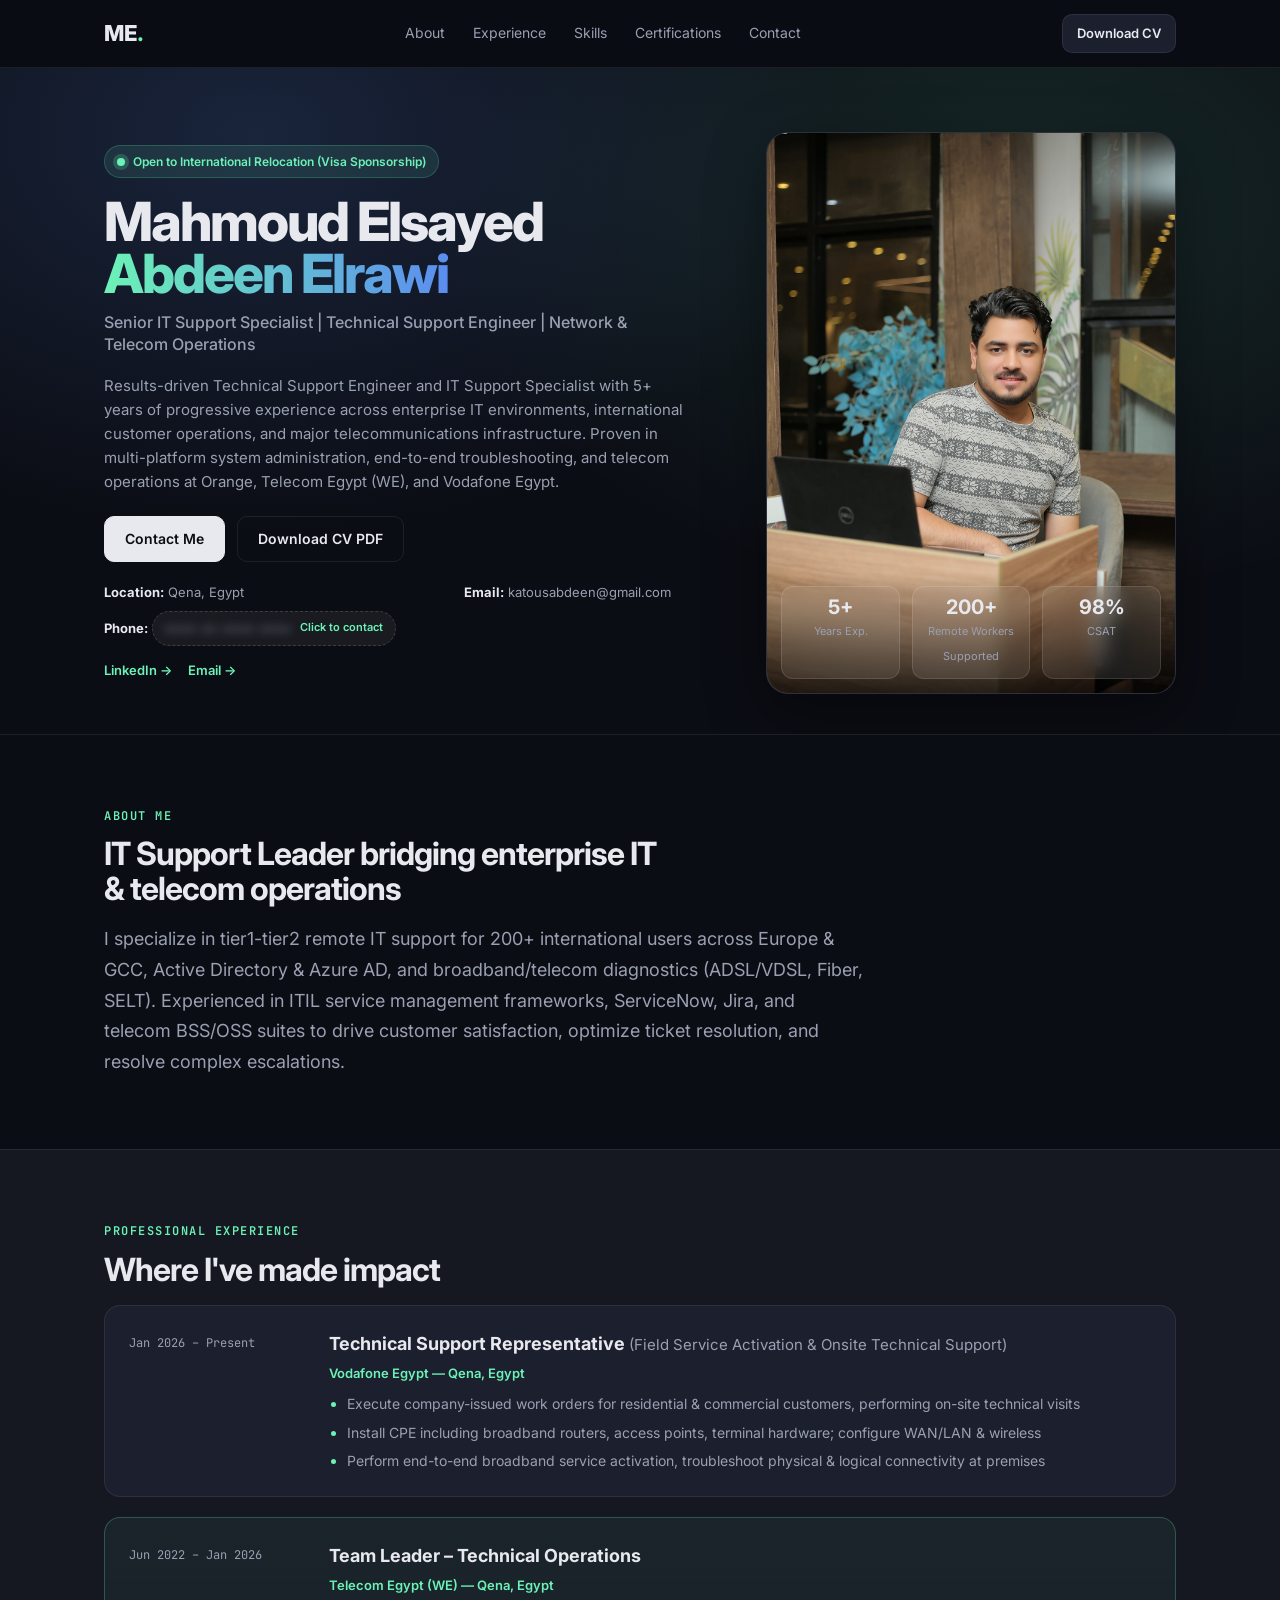
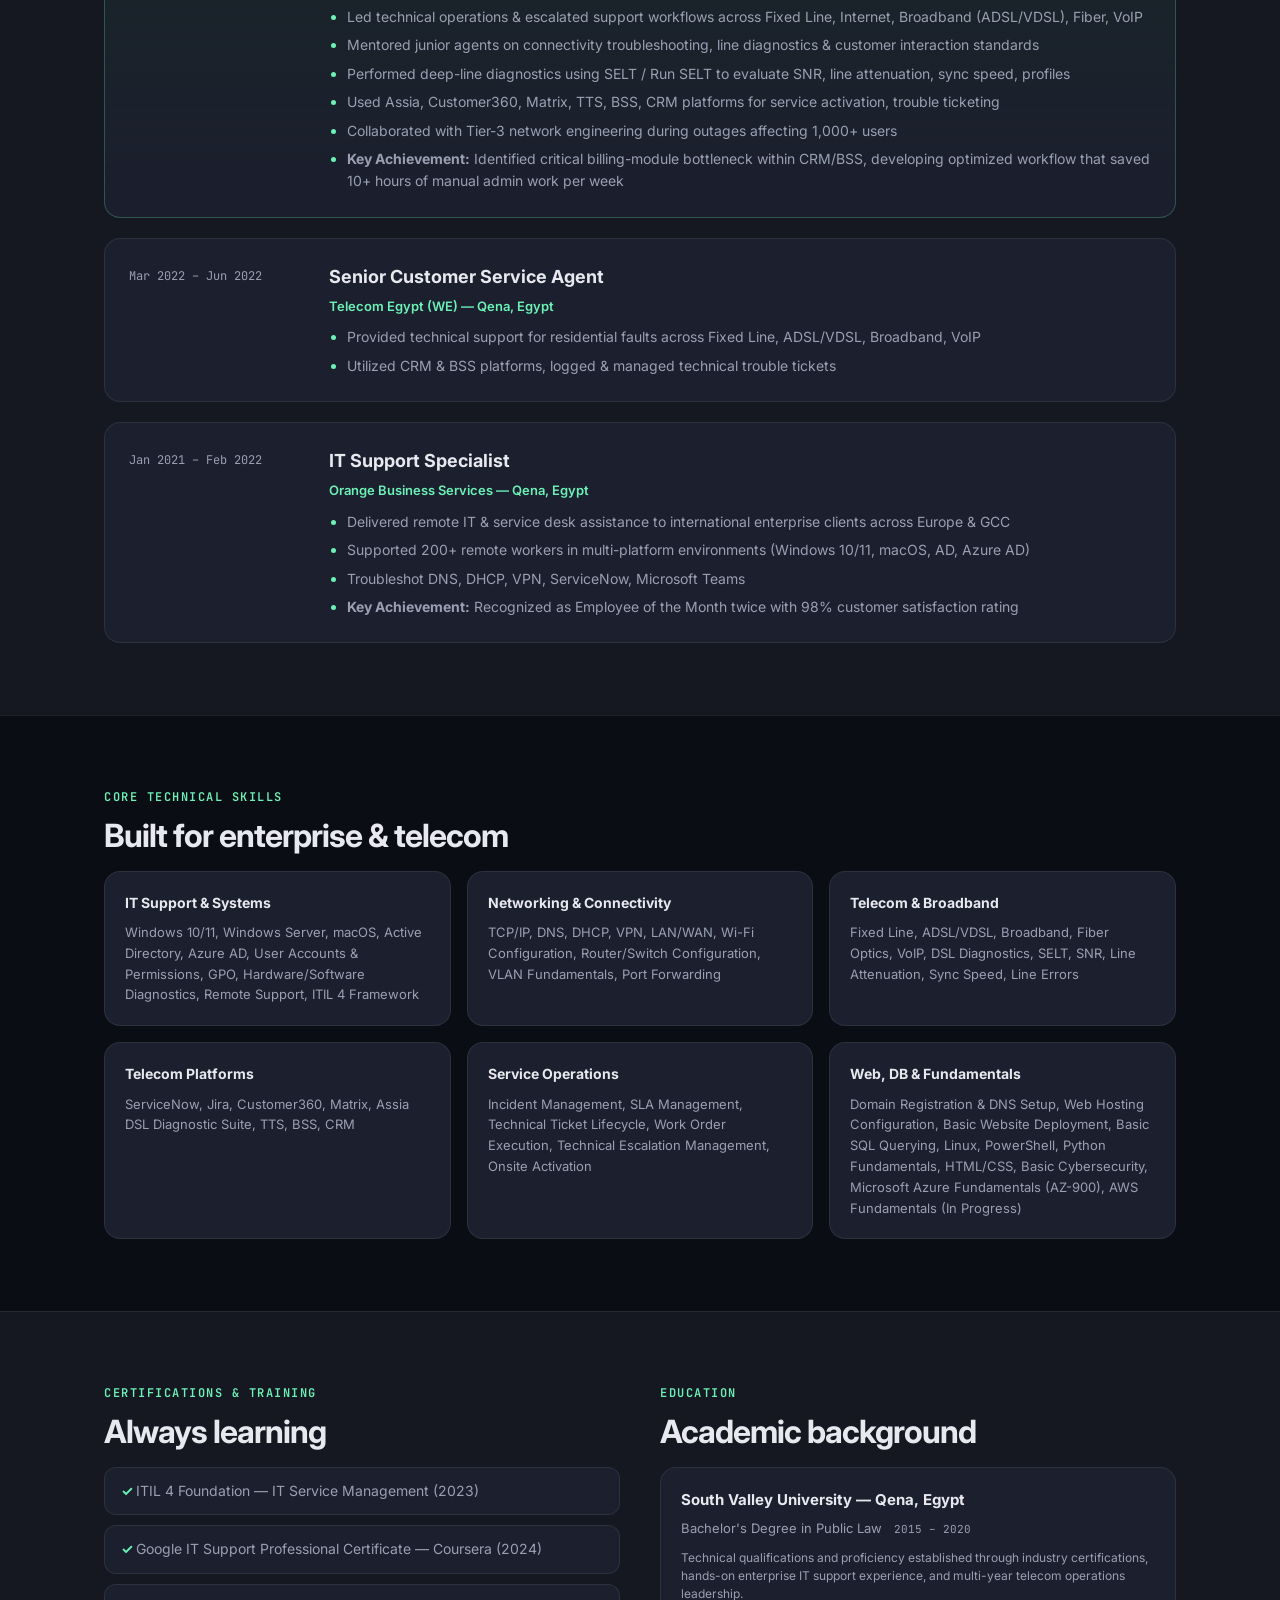
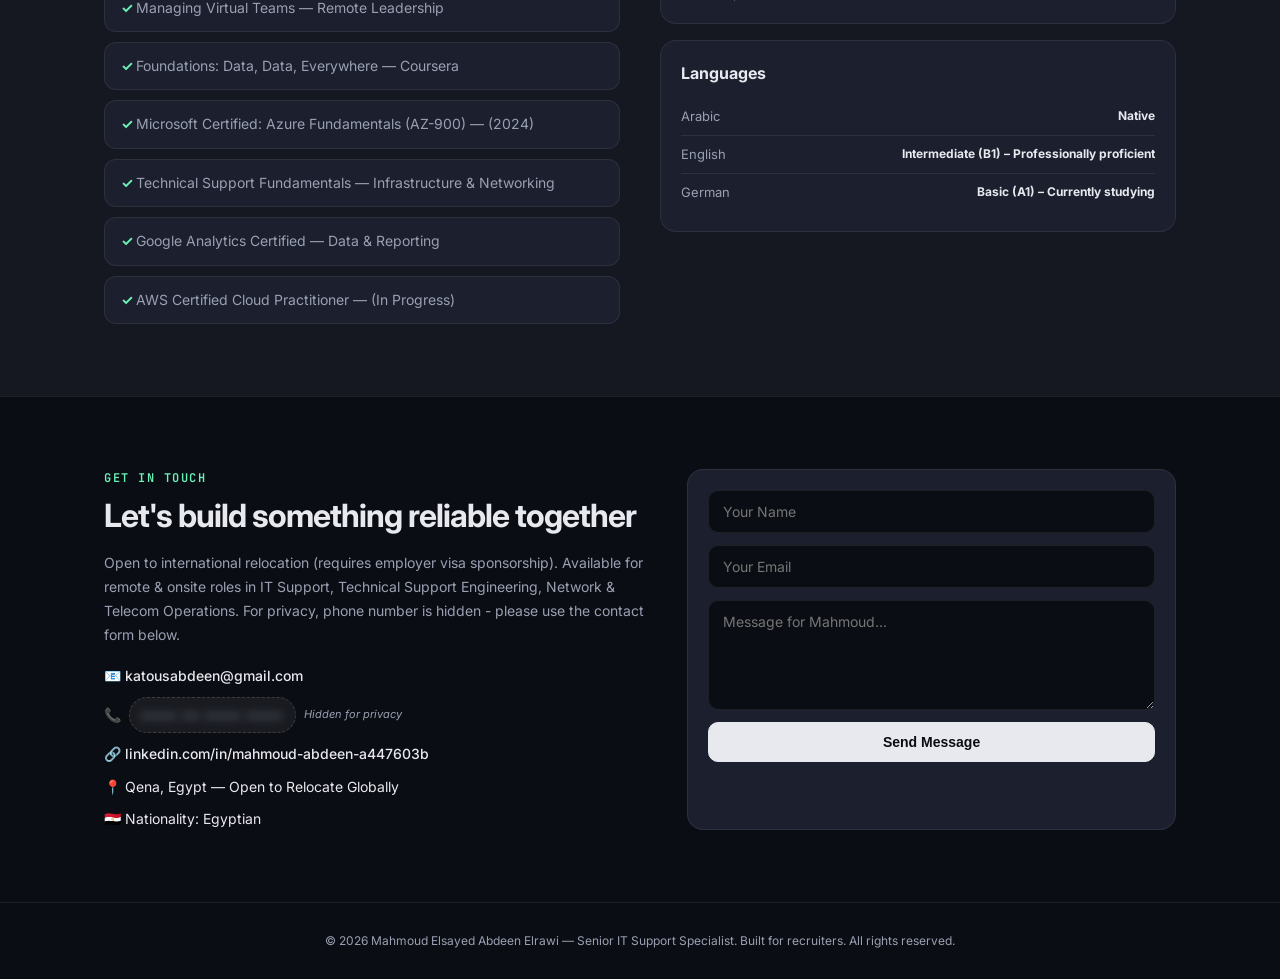
<file: index.html>
<!DOCTYPE html>
<html lang="en">
<head>
<meta charset="UTF-8">
<meta name="viewport" content="width=device-width, initial-scale=1.0">
<title>Mahmoud Elsayed Abdeen Elrawi | Senior IT Support Specialist</title>
<meta name="description" content="Senior IT Support Specialist | Technical Support Engineer | Network & Telecom Operations - 5+ years experience across enterprise IT, Telecom Egypt (WE), Vodafone Egypt, Orange Business Services.">
<meta property="og:title" content="Mahmoud Elsayed Abdeen Elrawi - Portfolio">
<meta property="og:image" content="assets/profile.jpg">
<link rel="preconnect" href="https://fonts.googleapis.com">
<link href="https://fonts.googleapis.com/css2?family=Inter:wght@400;500;600;700;800&family=JetBrains+Mono:wght@400;500&display=swap" rel="stylesheet">
<link rel="stylesheet" href="style.css">
<link rel="icon" href="assets/profile.jpg">
</head>
<body>
<nav class="nav">
  <div class="nav-inner">
    <div class="logo">ME<span>.</span></div>
    <div class="nav-links">
      <a href="#about">About</a>
      <a href="#experience">Experience</a>
      <a href="#skills">Skills</a>
      <a href="#certs">Certifications</a>
      <a href="#contact">Contact</a>
    </div>
    <a href="assets/Mahmoud_Elsayed_Abdeen_CV.pdf" download class="btn btn-nav">Download CV</a>
  </div>
</nav>

<header class="hero">
  <div class="hero-bg"></div>
  <div class="container hero-grid">
    <div class="hero-content">
      <div class="badge"><span class="dot"></span> Open to International Relocation (Visa Sponsorship)</div>
      <h1>Mahmoud Elsayed <br><span>Abdeen Elrawi</span></h1>
      <h2>Senior IT Support Specialist | Technical Support Engineer | Network & Telecom Operations</h2>
      <p class="hero-desc">Results-driven Technical Support Engineer and IT Support Specialist with 5+ years of progressive experience across enterprise IT environments, international customer operations, and major telecommunications infrastructure. Proven in multi-platform system administration, end-to-end troubleshooting, and telecom operations at Orange, Telecom Egypt (WE), and Vodafone Egypt.</p>
      <div class="hero-actions">
        <a href="#contact" class="btn btn-primary">Contact Me</a>
        <a href="assets/Mahmoud_Elsayed_Abdeen_CV.pdf" download class="btn btn-outline">Download CV PDF</a>
      </div>
      <div class="hero-meta">
        <div><strong>Location:</strong> Qena, Egypt</div>
        <div><strong>Email:</strong> katousabdeen@gmail.com</div>
        <div><strong>Phone:</strong> <span class="blurred-phone" onclick="handlePhoneClick()"><span class="blur-text">•••• •• •••• ••••</span> <span class="reveal-hint">Click to contact</span></span></div>
      </div>
      <div class="socials">
        <a href="https://linkedin.com/in/mahmoud-abdeen-a447603b" target="_blank">LinkedIn →</a>
        <a href="mailto:katousabdeen@gmail.com">Email →</a>
      </div>
    </div>
    <div class="hero-image">
      <div class="img-card">
        <img src="assets/profile.jpg" alt="Mahmoud Abdeen">
        <div class="img-overlay">
          <div class="stat"><b>5+</b><span>Years Exp.</span></div>
          <div class="stat"><b>200+</b><span>Remote Workers Supported</span></div>
          <div class="stat"><b>98%</b><span>CSAT</span></div>
        </div>
      </div>
    </div>
  </div>
</header>

<section id="about" class="section">
  <div class="container">
    <div class="section-head">
      <span class="eyebrow">About Me</span>
      <h3>IT Support Leader bridging enterprise IT & telecom operations</h3>
    </div>
    <p class="about-p">I specialize in tier1-tier2 remote IT support for 200+ international users across Europe & GCC, Active Directory & Azure AD, and broadband/telecom diagnostics (ADSL/VDSL, Fiber, SELT). Experienced in ITIL service management frameworks, ServiceNow, Jira, and telecom BSS/OSS suites to drive customer satisfaction, optimize ticket resolution, and resolve complex escalations.</p>
  </div>
</section>

<section id="experience" class="section dark">
  <div class="container">
    <div class="section-head">
      <span class="eyebrow">Professional Experience</span>
      <h3>Where I've made impact</h3>
    </div>
    <div class="timeline">
      <div class="t-item">
        <div class="t-date">Jan 2026 – Present</div>
        <div class="t-body">
          <h4>Technical Support Representative <span>(Field Service Activation & Onsite Technical Support)</span></h4>
          <h5>Vodafone Egypt — Qena, Egypt</h5>
          <ul>
            <li>Execute company-issued work orders for residential & commercial customers, performing on-site technical visits</li>
            <li>Install CPE including broadband routers, access points, terminal hardware; configure WAN/LAN & wireless</li>
            <li>Perform end-to-end broadband service activation, troubleshoot physical & logical connectivity at premises</li>
          </ul>
        </div>
      </div>
      <div class="t-item highlight">
        <div class="t-date">Jun 2022 – Jan 2026</div>
        <div class="t-body">
          <h4>Team Leader – Technical Operations</h4>
          <h5>Telecom Egypt (WE) — Qena, Egypt</h5>
          <ul>
            <li>Led technical operations & escalated support workflows across Fixed Line, Internet, Broadband (ADSL/VDSL), Fiber, VoIP</li>
            <li>Mentored junior agents on connectivity troubleshooting, line diagnostics & customer interaction standards</li>
            <li>Performed deep-line diagnostics using SELT / Run SELT to evaluate SNR, line attenuation, sync speed, profiles</li>
            <li>Used Assia, Customer360, Matrix, TTS, BSS, CRM platforms for service activation, trouble ticketing</li>
            <li>Collaborated with Tier-3 network engineering during outages affecting 1,000+ users</li>
            <li><strong>Key Achievement:</strong> Identified critical billing-module bottleneck within CRM/BSS, developing optimized workflow that saved 10+ hours of manual admin work per week</li>
          </ul>
        </div>
      </div>
      <div class="t-item">
        <div class="t-date">Mar 2022 – Jun 2022</div>
        <div class="t-body">
          <h4>Senior Customer Service Agent</h4>
          <h5>Telecom Egypt (WE) — Qena, Egypt</h5>
          <ul>
            <li>Provided technical support for residential faults across Fixed Line, ADSL/VDSL, Broadband, VoIP</li>
            <li>Utilized CRM & BSS platforms, logged & managed technical trouble tickets</li>
          </ul>
        </div>
      </div>
      <div class="t-item">
        <div class="t-date">Jan 2021 – Feb 2022</div>
        <div class="t-body">
          <h4>IT Support Specialist</h4>
          <h5>Orange Business Services — Qena, Egypt</h5>
          <ul>
            <li>Delivered remote IT & service desk assistance to international enterprise clients across Europe & GCC</li>
            <li>Supported 200+ remote workers in multi-platform environments (Windows 10/11, macOS, AD, Azure AD)</li>
            <li>Troubleshot DNS, DHCP, VPN, ServiceNow, Microsoft Teams</li>
            <li><strong>Key Achievement:</strong> Recognized as Employee of the Month twice with 98% customer satisfaction rating</li>
          </ul>
        </div>
      </div>
    </div>
  </div>
</section>

<section id="skills" class="section">
  <div class="container">
    <div class="section-head">
      <span class="eyebrow">Core Technical Skills</span>
      <h3>Built for enterprise & telecom</h3>
    </div>
    <div class="skills-grid">
      <div class="skill-card">
        <h4>IT Support & Systems</h4>
        <p>Windows 10/11, Windows Server, macOS, Active Directory, Azure AD, User Accounts & Permissions, GPO, Hardware/Software Diagnostics, Remote Support, ITIL 4 Framework</p>
      </div>
      <div class="skill-card">
        <h4>Networking & Connectivity</h4>
        <p>TCP/IP, DNS, DHCP, VPN, LAN/WAN, Wi-Fi Configuration, Router/Switch Configuration, VLAN Fundamentals, Port Forwarding</p>
      </div>
      <div class="skill-card">
        <h4>Telecom & Broadband</h4>
        <p>Fixed Line, ADSL/VDSL, Broadband, Fiber Optics, VoIP, DSL Diagnostics, SELT, SNR, Line Attenuation, Sync Speed, Line Errors</p>
      </div>
      <div class="skill-card">
        <h4>Telecom Platforms</h4>
        <p>ServiceNow, Jira, Customer360, Matrix, Assia DSL Diagnostic Suite, TTS, BSS, CRM</p>
      </div>
      <div class="skill-card">
        <h4>Service Operations</h4>
        <p>Incident Management, SLA Management, Technical Ticket Lifecycle, Work Order Execution, Technical Escalation Management, Onsite Activation</p>
      </div>
      <div class="skill-card">
        <h4>Web, DB & Fundamentals</h4>
        <p>Domain Registration & DNS Setup, Web Hosting Configuration, Basic Website Deployment, Basic SQL Querying, Linux, PowerShell, Python Fundamentals, HTML/CSS, Basic Cybersecurity, Microsoft Azure Fundamentals (AZ-900), AWS Fundamentals (In Progress)</p>
      </div>
    </div>
  </div>
</section>

<section id="certs" class="section dark">
  <div class="container two-col">
    <div>
      <div class="section-head">
        <span class="eyebrow">Certifications & Training</span>
        <h3>Always learning</h3>
      </div>
      <ul class="cert-list">
        <li>ITIL 4 Foundation — IT Service Management (2023)</li>
        <li>Google IT Support Professional Certificate — Coursera (2024)</li>
        <li>Managing Virtual Teams — Remote Leadership</li>
        <li>Foundations: Data, Data, Everywhere — Coursera</li>
        <li>Microsoft Certified: Azure Fundamentals (AZ-900) — (2024)</li>
        <li>Technical Support Fundamentals — Infrastructure & Networking</li>
        <li>Google Analytics Certified — Data & Reporting</li>
        <li>AWS Certified Cloud Practitioner — (In Progress)</li>
      </ul>
    </div>
    <div>
      <div class="section-head">
        <span class="eyebrow">Education</span>
        <h3>Academic background</h3>
      </div>
      <div class="edu-card">
        <h4>South Valley University — Qena, Egypt</h4>
        <p>Bachelor's Degree in Public Law <span>2015 – 2020</span></p>
        <small>Technical qualifications and proficiency established through industry certifications, hands-on enterprise IT support experience, and multi-year telecom operations leadership.</small>
      </div>
      <div class="lang-card">
        <h4>Languages</h4>
        <div class="lang"><span>Arabic</span><b>Native</b></div>
        <div class="lang"><span>English</span><b>Intermediate (B1) – Professionally proficient</b></div>
        <div class="lang"><span>German</span><b>Basic (A1) – Currently studying</b></div>
      </div>
    </div>
  </div>
</section>

<section id="contact" class="section">
  <div class="container contact-grid">
    <div>
      <div class="section-head">
        <span class="eyebrow">Get in touch</span>
        <h3>Let's build something reliable together</h3>
      </div>
      <p>Open to international relocation (requires employer visa sponsorship). Available for remote & onsite roles in IT Support, Technical Support Engineering, Network & Telecom Operations. For privacy, phone number is hidden - please use the contact form below.</p>
      <div class="contact-items">
        <a href="mailto:katousabdeen@gmail.com">📧 katousabdeen@gmail.com</a>
        <div class="phone-protected">
          <span>📞</span>
          <span class="blurred-phone" onclick="handlePhoneClick()">
            <span class="blur-text">•••• •• •••• ••••</span>
          </span>
          <span class="phone-note">Hidden for privacy</span>
        </div>
        <a href="https://linkedin.com/in/mahmoud-abdeen-a447603b" target="_blank">🔗 linkedin.com/in/mahmoud-abdeen-a447603b</a>
        <span>📍 Qena, Egypt — Open to Relocate Globally</span>
        <span>🇪🇬 Nationality: Egyptian</span>
      </div>
    </div>
    <form class="contact-form" onsubmit="return handleContact(event)">
      <input type="text" placeholder="Your Name" required>
      <input type="email" placeholder="Your Email" required>
      <textarea placeholder="Message for Mahmoud..." required></textarea>
      <button type="submit" class="btn btn-primary">Send Message</button>
      <small id="formMsg"></small>
    </form>
  </div>
</section>

<div id="phoneModal" class="modal">
  <div class="modal-content">
    <span class="modal-close" onclick="closePhoneModal()">&times;</span>
    <h4>📩 Contact via Message</h4>
    <p>For privacy and to avoid spam, my phone number is hidden.</p>
    <p>Please send me a message using the contact form below, and I will get back to you with my phone number if needed.</p>
    <p><strong>You can also reach me directly at:</strong><br>katousabdeen@gmail.com</p>
    <button class="btn btn-primary" onclick="closePhoneModalAndScroll()">Go to Contact Form</button>
  </div>
</div>

<footer class="footer">
  <div class="container">
    <p>© 2026 Mahmoud Elsayed Abdeen Elrawi — Senior IT Support Specialist. Built for recruiters. All rights reserved.</p>
  </div>
</footer>

<script src="script.js"></script>
</body>
</html>
</file>
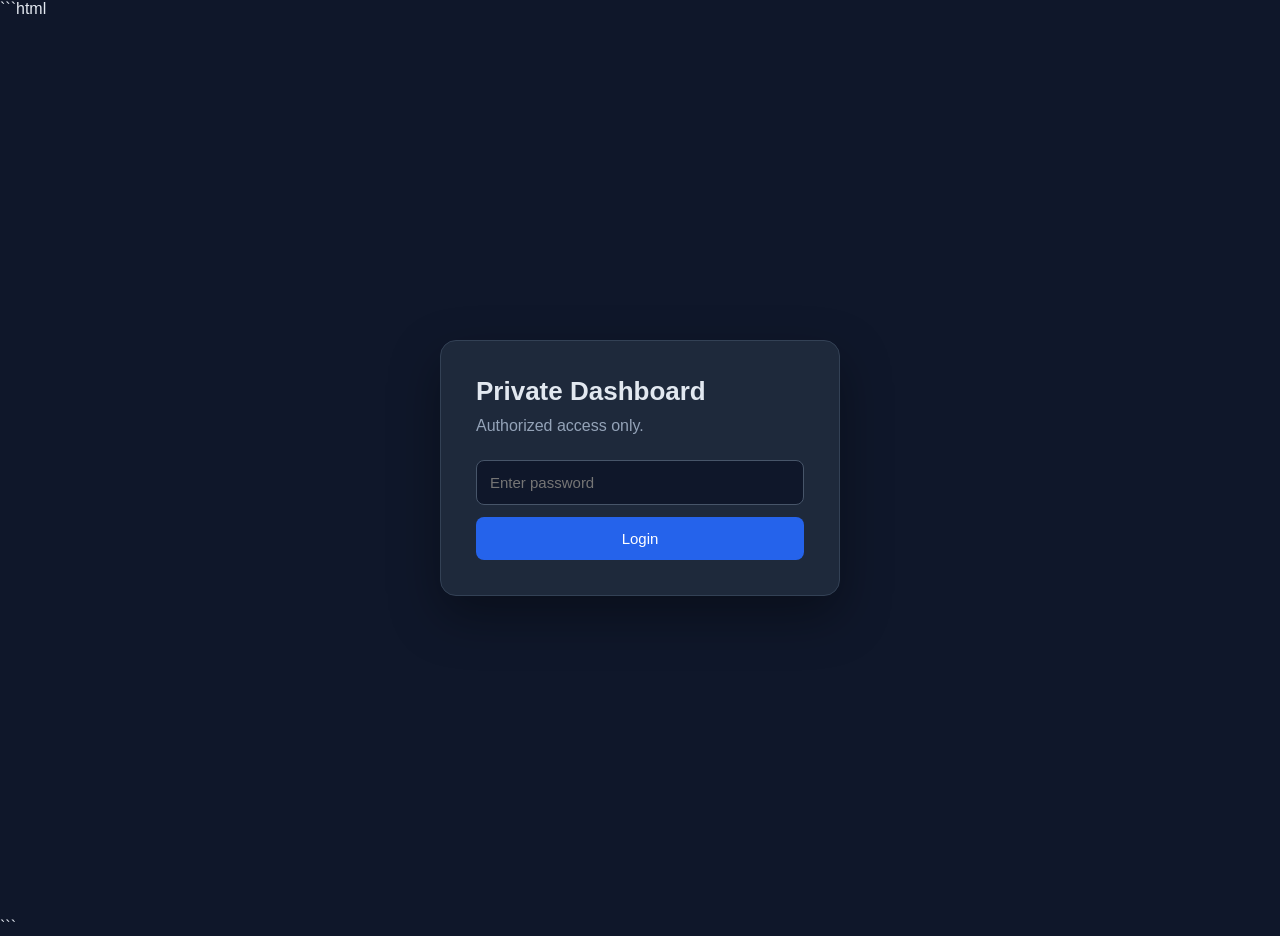
<file: q7x91ma.html>
```html
<!DOCTYPE html>
<html lang="en">
<head>
    <meta charset="UTF-8">
    <meta name="viewport" content="width=device-width, initial-scale=1.0">

    <title>Private Dashboard</title>

    <style>
        * {
            box-sizing: border-box;
            margin: 0;
            padding: 0;
        }

        body {
            font-family: Arial, Helvetica, sans-serif;
            background: #0f172a;
            color: #e2e8f0;
            min-height: 100vh;
        }

        /* LOGIN */
        .login {
            min-height: 100vh;
            display: flex;
            align-items: center;
            justify-content: center;
            padding: 20px;
        }

        .login-box {
            width: 100%;
            max-width: 400px;
            background: #1e293b;
            padding: 35px;
            border-radius: 16px;
            box-shadow: 0 20px 50px rgba(0, 0, 0, .35);
            border: 1px solid #334155;
        }

        .login-box h1 {
            margin-bottom: 10px;
            font-size: 26px;
        }

        .login-box p {
            color: #94a3b8;
            margin-bottom: 25px;
        }

        input {
            width: 100%;
            padding: 13px;
            border: 1px solid #475569;
            border-radius: 8px;
            background: #0f172a;
            color: white;
            margin-bottom: 12px;
            font-size: 15px;
            outline: none;
        }

        input:focus {
            border-color: #64748b;
        }

        button {
            width: 100%;
            padding: 13px;
            border: 0;
            border-radius: 8px;
            background: #2563eb;
            color: white;
            font-size: 15px;
            cursor: pointer;
        }

        button:hover {
            background: #1d4ed8;
        }

        .error {
            color: #f87171;
            margin-top: 12px;
            display: none;
            font-size: 14px;
        }

        /* DASHBOARD */
        .dashboard {
            display: none;
            padding: 30px;
            max-width: 1200px;
            margin: auto;
        }

        .header {
            display: flex;
            justify-content: space-between;
            align-items: center;
            margin-bottom: 30px;
            gap: 20px;
        }

        .header h1 {
            font-size: 30px;
        }

        .header p {
            color: #94a3b8;
            margin-top: 6px;
        }

        .logout {
            width: auto;
            padding: 10px 18px;
            background: #334155;
        }

        .logout:hover {
            background: #475569;
        }

        /* STAT CARDS */
        .cards {
            display: grid;
            grid-template-columns: repeat(
                auto-fit,
                minmax(200px, 1fr)
            );
            gap: 18px;
            margin-bottom: 30px;
        }

        .card {
            background: #1e293b;
            border: 1px solid #334155;
            border-radius: 14px;
            padding: 22px;
        }

        .card-title {
            color: #94a3b8;
            font-size: 14px;
            margin-bottom: 10px;
        }

        .card-value {
            font-size: 32px;
            font-weight: bold;
        }

        /* SECTIONS */
        .section {
            background: #1e293b;
            border: 1px solid #334155;
            border-radius: 14px;
            padding: 22px;
            margin-bottom: 20px;
        }

        .section h2 {
            margin-bottom: 18px;
            font-size: 20px;
        }

        /* TABLE */
        table {
            width: 100%;
            border-collapse: collapse;
        }

        th,
        td {
            padding: 13px;
            text-align: left;
            border-bottom: 1px solid #334155;
        }

        th {
            color: #94a3b8;
            font-size: 13px;
        }

        td {
            font-size: 14px;
        }

        .empty {
            color: #94a3b8;
            padding: 20px 0;
        }

        /* MOBILE */
        @media (max-width: 600px) {

            .dashboard {
                padding: 18px;
            }

            .header {
                align-items: flex-start;
                flex-direction: column;
            }

            .logout {
                width: 100%;
            }

            table {
                font-size: 13px;
            }

            .card-value {
                font-size: 27px;
            }
        }
    </style>
</head>

<body>

    <!-- =========================
         LOGIN SCREEN
    ========================== -->

    <div class="login" id="loginScreen">

        <div class="login-box">

            <h1>Private Dashboard</h1>

            <p>
                Authorized access only.
            </p>

            <input
                type="password"
                id="password"
                placeholder="Enter password"
                autocomplete="current-password"
            >

            <button onclick="login()">
                Login
            </button>

            <div
                class="error"
                id="error"
            >
                Incorrect password.
            </div>

        </div>

    </div>


    <!-- =========================
         DASHBOARD
    ========================== -->

    <div
        class="dashboard"
        id="dashboard"
    >

        <div class="header">

            <div>

                <h1>
                    Portfolio Analytics
                </h1>

                <p>
                    Private visitor dashboard
                </p>

            </div>

            <button
                class="logout"
                onclick="logout()"
            >
                Logout
            </button>

        </div>


        <!-- =========================
             STATISTICS
        ========================== -->

        <div class="cards">

            <div class="card">

                <div class="card-title">
                    Total Visits
                </div>

                <div
                    class="card-value"
                    id="totalVisits"
                >
                    —
                </div>

            </div>


            <div class="card">

                <div class="card-title">
                    Unique Visitors
                </div>

                <div
                    class="card-value"
                    id="uniqueVisitors"
                >
                    —
                </div>

            </div>


            <div class="card">

                <div class="card-title">
                    Countries
                </div>

                <div
                    class="card-value"
                    id="countries"
                >
                    —
                </div>

            </div>


            <div class="card">

                <div class="card-title">
                    Today
                </div>

                <div
                    class="card-value"
                    id="today"
                >
                    —
                </div>

            </div>

        </div>


        <!-- =========================
             COUNTRIES
        ========================== -->

        <div class="section">

            <h2>
                Visitors by Country
            </h2>

            <table>

                <thead>

                    <tr>
                        <th>Country</th>
                        <th>Visits</th>
                        <th>Percentage</th>
                    </tr>

                </thead>

                <tbody id="countryTable">

                    <tr>

                        <td
                            colspan="3"
                            class="empty"
                        >
                            Analytics data will appear here
                            after connecting an analytics service.
                        </td>

                    </tr>

                </tbody>

            </table>

        </div>


        <!-- =========================
             TRAFFIC SOURCES
        ========================== -->

        <div class="section">

            <h2>
                Traffic Sources
            </h2>

            <table>

                <thead>

                    <tr>
                        <th>Source</th>
                        <th>Visits</th>
                    </tr>

                </thead>

                <tbody id="sourceTable">

                    <tr>

                        <td
                            colspan="2"
                            class="empty"
                        >
                            No analytics data connected yet.
                        </td>

                    </tr>

                </tbody>

            </table>

        </div>


        <!-- =========================
             DEVICES
        ========================== -->

        <div class="section">

            <h2>
                Devices
            </h2>

            <table>

                <thead>

                    <tr>
                        <th>Device</th>
                        <th>Visits</th>
                    </tr>

                </thead>

                <tbody id="deviceTable">

                    <tr>

                        <td
                            colspan="2"
                            class="empty"
                        >
                            No analytics data connected yet.
                        </td>

                    </tr>

                </tbody>

            </table>

        </div>

    </div>


    <!-- =========================
         JAVASCRIPT
    ========================== -->

    <script>

        /*
         * =========================================
         * PASSWORD PROTECTION
         * =========================================
         *
         * Actual password:
         *
         * 23052305
         *
         * It is NOT stored here as plaintext.
         *
         * SHA-256:
         *
         * 2469f8bae6d6d805542b0c9e2e5dfbfda974b090fb97cc2bea1300f3a3a847fa
         */

        const PASSWORD_HASH =
            "2469f8bae6d6d805542b0c9e2e5dfbfda974b090fb97cc2bea1300f3a3a847fa";


        /*
         * Convert text to SHA-256
         */

        async function sha256(text) {

            const data =
                new TextEncoder().encode(text);

            const hashBuffer =
                await crypto.subtle.digest(
                    "SHA-256",
                    data
                );

            const hashArray =
                Array.from(
                    new Uint8Array(hashBuffer)
                );

            return hashArray
                .map(
                    byte =>
                        byte
                            .toString(16)
                            .padStart(2, "0")
                )
                .join("");

        }


        /*
         * LOGIN
         */

        async function login() {

            const password =
                document
                    .getElementById("password")
                    .value;

            const error =
                document
                    .getElementById("error");

            error.style.display = "none";


            if (!password) {

                error.textContent =
                    "Please enter your password.";

                error.style.display = "block";

                return;
            }


            const enteredHash =
                await sha256(password);


            if (
                enteredHash === PASSWORD_HASH
            ) {

                sessionStorage.setItem(
                    "dashboard_authenticated",
                    "true"
                );

                showDashboard();

            } else {

                error.textContent =
                    "Incorrect password.";

                error.style.display =
                    "block";

            }

        }


        /*
         * SHOW DASHBOARD
         */

        function showDashboard() {

            document
                .getElementById("loginScreen")
                .style.display = "none";


            document
                .getElementById("dashboard")
                .style.display = "block";


            loadAnalytics();

        }


        /*
         * LOGOUT
         */

        function logout() {

            sessionStorage.removeItem(
                "dashboard_authenticated"
            );

            location.reload();

        }


        /*
         * ANALYTICS PLACEHOLDER
         *
         * This section will later connect
         * to a real analytics provider.
         */

        function loadAnalytics() {

            document
                .getElementById("totalVisits")
                .textContent = "—";


            document
                .getElementById("uniqueVisitors")
                .textContent = "—";


            document
                .getElementById("countries")
                .textContent = "—";


            document
                .getElementById("today")
                .textContent = "—";

        }


        /*
         * ENTER KEY LOGIN
         */

        document
            .getElementById("password")
            .addEventListener(
                "keydown",
                function(event) {

                    if (event.key === "Enter") {

                        login();

                    }

                }
            );


        /*
         * RESTORE LOGIN DURING
         * CURRENT BROWSER SESSION
         */

        if (
            sessionStorage.getItem(
                "dashboard_authenticated"
            ) === "true"
        ) {

            showDashboard();

        }

    </script>

</body>
</html>
```
</file>
<file: style.css>
:root{
  --bg:#0b0d14;
  --bg2:#151821;
  --card:#1b1f2e;
  --text:#e8e9ee;
  --muted:#9aa0b2;
  --accent:#6cf2b6;
  --accent2:#5b8def;
  --border:rgba(255,255,255,.08);
}
*{margin:0;padding:0;box-sizing:border-box}
body{font-family:'Inter',sans-serif;background:var(--bg);color:var(--text);line-height:1.6;overflow-x:hidden}
a{color:inherit;text-decoration:none}
.container{max-width:1120px;margin:0 auto;padding:0 24px}
.nav{position:sticky;top:0;z-index:50;background:rgba(11,13,20,.8);backdrop-filter:blur(12px);border-bottom:1px solid var(--border)}
.nav-inner{max-width:1120px;margin:0 auto;padding:14px 24px;display:flex;align-items:center;justify-content:space-between}
.logo{font-weight:800;font-size:22px;letter-spacing:-.5px}.logo span{color:var(--accent)}
.nav-links{display:flex;gap:28px;font-size:14px;color:var(--muted)}.nav-links a:hover{color:var(--text)}
.btn{padding:11px 20px;border-radius:10px;font-weight:600;font-size:14px;border:1px solid var(--border);display:inline-flex;align-items:center;justify-content:center;transition:.2s}
.btn-primary{background:var(--text);color:#0b0d14;border-color:var(--text)}.btn-primary:hover{transform:translateY(-1px);opacity:.92}
.btn-outline{background:transparent;color:var(--text)}.btn-outline:hover{background:var(--card)}
.btn-nav{padding:8px 14px;font-size:13px;background:var(--card)}
.hero{position:relative;padding:64px 0 40px;overflow:hidden}
.hero-bg{position:absolute;inset:0;background:radial-gradient(600px 400px at 20% 10%, rgba(91,141,239,.18), transparent), radial-gradient(600px 400px at 80% 20%, rgba(108,242,182,.12), transparent)}
.hero-grid{position:relative;display:grid;grid-template-columns:1.2fr .8fr;gap:48px;align-items:center}
.badge{display:inline-flex;align-items:center;gap:8px;padding:6px 12px;border-radius:999px;background:rgba(108,242,182,.1);border:1px solid rgba(108,242,182,.2);font-size:12px;color:var(--accent);margin-bottom:18px;font-weight:600}
.dot{width:8px;height:8px;background:var(--accent);border-radius:50%;box-shadow:0 0 0 4px rgba(108,242,182,.2)}
.hero h1{font-size:54px;line-height:.95;letter-spacing:-2px;font-weight:800;margin-bottom:12px}
.hero h1 span{background:linear-gradient(90deg,var(--accent),var(--accent2));-webkit-background-clip:text;-webkit-text-fill-color:transparent}
.hero h2{font-size:16px;color:var(--muted);font-weight:500;line-height:1.4;margin-bottom:18px;max-width:560px}
.hero-desc{color:var(--muted);font-size:15px;max-width:580px;margin-bottom:22px}
.hero-actions{display:flex;gap:12px;margin-bottom:20px;flex-wrap:wrap}
.hero-meta{display:grid;grid-template-columns:auto auto;gap:8px 20px;font-size:13px;color:var(--muted);margin-bottom:14px}
.hero-meta strong{color:var(--text)}
.socials{display:flex;gap:16px;font-size:13px;color:var(--accent);font-weight:600}
.img-card{position:relative;border-radius:22px;overflow:hidden;background:var(--card);border:1px solid var(--border);box-shadow:0 20px 60px rgba(0,0,0,.4)}
.img-card img{width:100%;height:560px;object-fit:cover;display:block;filter:saturate(1.05)}
.img-overlay{position:absolute;bottom:0;left:0;right:0;padding:14px;background:linear-gradient(transparent, rgba(0,0,0,.8));display:flex;gap:12px}
.stat{flex:1;background:rgba(255,255,255,.08);backdrop-filter:blur(10px);border:1px solid rgba(255,255,255,.12);border-radius:12px;padding:10px;text-align:center}
.stat b{display:block;font-size:20px;line-height:1}.stat span{font-size:11px;color:var(--muted)}
.section{padding:72px 0;border-top:1px solid var(--border)}
.section.dark{background:var(--bg2)}
.eyebrow{font-family:'JetBrains Mono',monospace;font-size:12px;letter-spacing:1.5px;text-transform:uppercase;color:var(--accent);font-weight:600;display:block;margin-bottom:10px}
.section-head h3{font-size:32px;letter-spacing:-1px;line-height:1.1;margin-bottom:18px;max-width:560px}
.about-p{font-size:18px;color:var(--muted);max-width:760px;line-height:1.7}
.timeline{display:flex;flex-direction:column;gap:20px}
.t-item{display:grid;grid-template-columns:180px 1fr;gap:20px;padding:24px;background:var(--card);border:1px solid var(--border);border-radius:16px}
.t-item.highlight{border-color:rgba(108,242,182,.25);background:linear-gradient(180deg, rgba(108,242,182,.06), var(--card))}
.t-date{font-family:'JetBrains Mono',monospace;font-size:12px;color:var(--muted);padding-top:4px}
.t-body h4{font-size:18px;margin-bottom:4px}.t-body h4 span{font-weight:400;color:var(--muted);font-size:15px}
.t-body h5{font-size:13px;color:var(--accent);margin-bottom:10px;font-weight:600}
.t-body ul{padding-left:18px;color:var(--muted);font-size:14px;display:flex;flex-direction:column;gap:6px}
.t-body ul li::marker{color:var(--accent)}
.skills-grid{display:grid;grid-template-columns:repeat(3,1fr);gap:16px}
.skill-card{background:var(--card);border:1px solid var(--border);border-radius:16px;padding:20px}
.skill-card h4{font-size:14px;margin-bottom:8px;color:var(--text)}
.skill-card p{font-size:13px;color:var(--muted);line-height:1.6}
.two-col{display:grid;grid-template-columns:1fr 1fr;gap:40px}
.cert-list{list-style:none;display:flex;flex-direction:column;gap:10px}
.cert-list li{background:var(--card);border:1px solid var(--border);padding:12px 16px;border-radius:12px;font-size:14px;color:var(--muted)}
.cert-list li::before{content:'✓ ';color:var(--accent);font-weight:700}
.edu-card{background:var(--card);border:1px solid var(--border);border-radius:16px;padding:20px;margin-bottom:16px}
.edu-card h4{font-size:15px;margin-bottom:6px}.edu-card p{font-size:13px;color:var(--muted)}.edu-card p span{font-family:'JetBrains Mono';font-size:11px;margin-left:8px}.edu-card small{display:block;margin-top:10px;color:var(--muted);font-size:12px;line-height:1.5}
.lang-card{background:var(--card);border:1px solid var(--border);border-radius:16px;padding:20px}
.lang-card h4{margin-bottom:12px}
.lang{display:flex;justify-content:space-between;padding:8px 0;border-bottom:1px solid var(--border);font-size:13px}.lang:last-child{border:0}.lang span{color:var(--muted)}.lang b{font-size:12px}
.contact-grid{display:grid;grid-template-columns:1fr .9fr;gap:40px}
.contact-grid p{color:var(--muted);font-size:14px;margin-bottom:18px;line-height:1.7}
.contact-items{display:flex;flex-direction:column;gap:10px;font-size:14px}
.contact-items a{color:var(--text);font-weight:500}.contact-items a:hover{color:var(--accent)}
.contact-form{display:flex;flex-direction:column;gap:12px;background:var(--card);border:1px solid var(--border);padding:20px;border-radius:16px}
.contact-form input,.contact-form textarea{background:var(--bg);border:1px solid var(--border);border-radius:10px;padding:12px 14px;color:var(--text);font-family:inherit;font-size:14px;outline:none}
.contact-form textarea{min-height:110px;resize:vertical}
.contact-form input:focus,.contact-form textarea:focus{border-color:var(--accent2)}
.footer{padding:28px 0;border-top:1px solid var(--border);text-align:center;color:var(--muted);font-size:12px}
@media(max-width:900px){
  .hero-grid,.two-col,.contact-grid{grid-template-columns:1fr}
  .skills-grid{grid-template-columns:1fr 1fr}
  .hero h1{font-size:40px}
  .img-card img{height:420px}
  .t-item{grid-template-columns:1fr}
  .nav-links{display:none}
}
@media(max-width:560px){.skills-grid{grid-template-columns:1fr}}

.blurred-phone{
  display:inline-flex;align-items:center;gap:8px;
  background:rgba(255,255,255,.06);border:1px dashed rgba(255,255,255,.15);
  padding:6px 12px;border-radius:999px;cursor:pointer;transition:.2s;
  user-select:none;
}
.blurred-phone:hover{background:rgba(108,242,182,.1);border-color:rgba(108,242,182,.3)}
.blur-text{filter:blur(5px);letter-spacing:2px;font-weight:700;color:var(--muted);pointer-events:none}
.reveal-hint{font-size:11px;color:var(--accent);font-weight:600}
.phone-protected{display:flex;align-items:center;gap:8px;flex-wrap:wrap}
.phone-note{font-size:11px;color:var(--muted);font-style:italic}
.modal{display:none;position:fixed;inset:0;z-index:100;background:rgba(0,0,0,.7);backdrop-filter:blur(6px);align-items:center;justify-content:center;padding:20px}
.modal.active{display:flex}
.modal-content{background:var(--card);border:1px solid var(--border);border-radius:20px;padding:28px;max-width:420px;width:100%;position:relative;text-align:center;box-shadow:0 20px 60px rgba(0,0,0,.6)}
.modal-close{position:absolute;top:12px;right:16px;font-size:24px;cursor:pointer;color:var(--muted)}
.modal-content h4{font-size:18px;margin-bottom:12px}
.modal-content p{font-size:14px;color:var(--muted);margin-bottom:12px;line-height:1.6}
</file>
